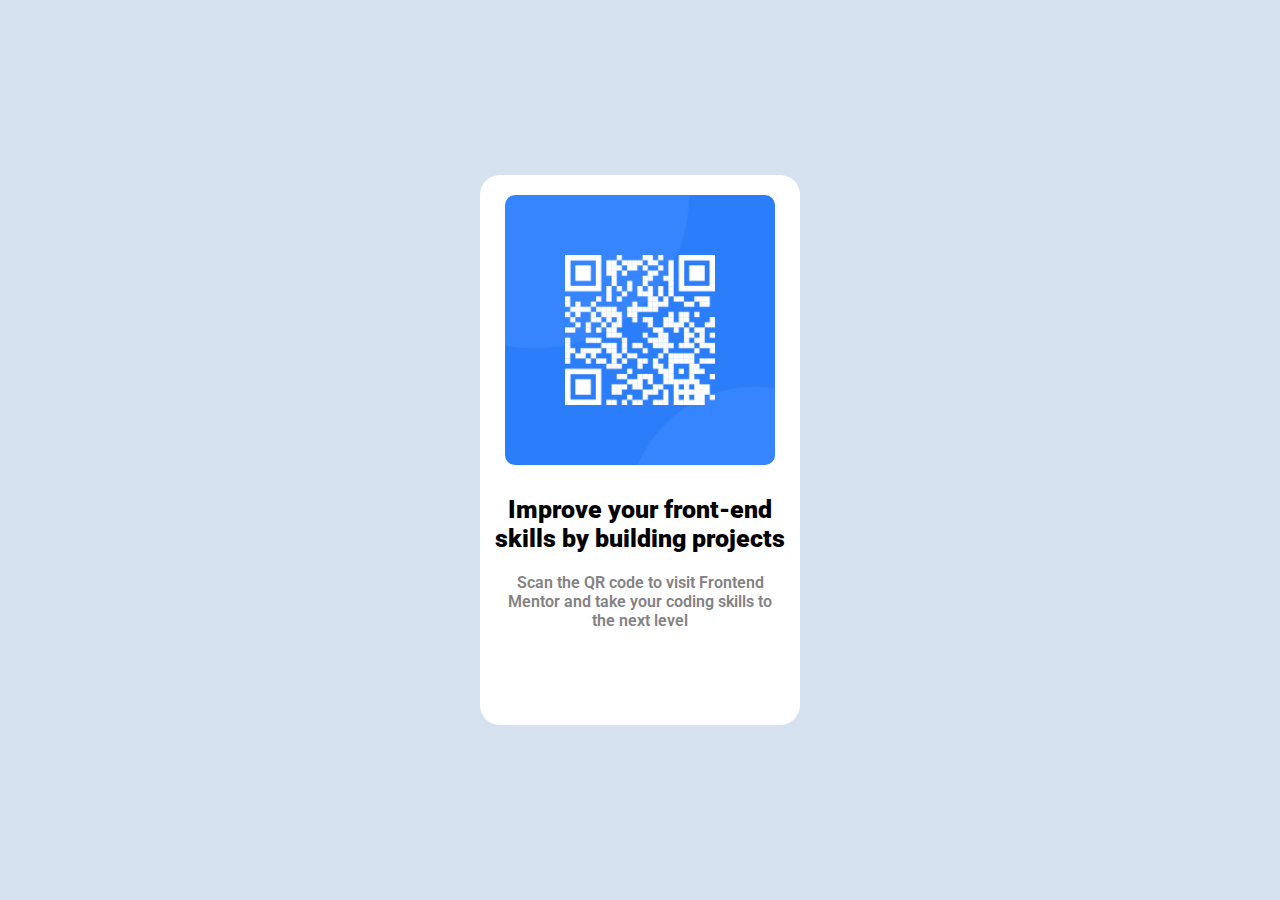
<file: qr-code-component-main/index.html>
<!DOCTYPE html>
<html lang="en">
<head>
  <meta charset="UTF-8">
  <meta name="viewport" content="width=device-width, initial-scale=1.0"> 
  <link rel="icon" type="image/png" sizes="32x32" href="./images/favicon-32x32.png">
  <title>Frontend Mentor | QR code component</title>
  <link rel="stylesheet" href="style.css">
  <link rel="preconnect" href="https://fonts.googleapis.com">
  <link rel="preconnect" href="https://fonts.gstatic.com" crossorigin>
  <link href="https://fonts.googleapis.com/css2?family=Roboto:wght@300&display=swap" rel="stylesheet">
</head>
<body>
  <div>
    <img src="images/image-qr-code.png" alt="">
    <p class="p1">Improve your front-end <br> skills by building projects</p>
    <p class="p2">Scan the QR code to visit Frontend <br> Mentor and take your coding skills to <br> the next level</p>
  </div>
</body>
</html>
</file>
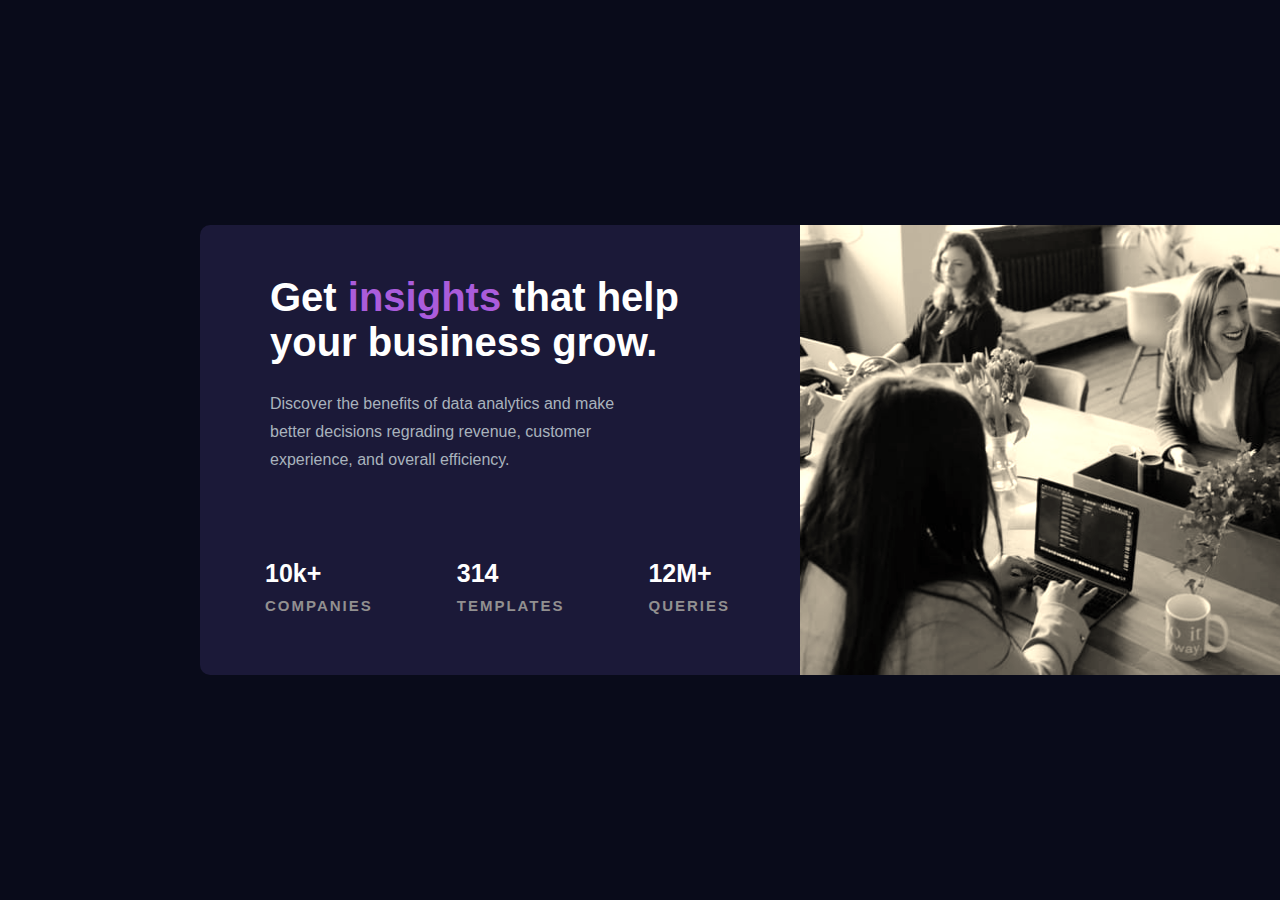
<file: stats-preview-card-component-main/index.html>
<!DOCTYPE html>
<html lang="en">
<head>
  <meta charset="UTF-8">
  <meta http-equiv="X-UA-Compatible" content="IE=edge">
  <meta name="viewport" content="width=device-width, initial-scale=1.0">
  <link rel="stylesheet" href="style.css">
  <title>Document</title>
</head>
<body>
  <main>
    <div>
      <img src="images/image-header-desktop.jpg" alt="">
      <h1>Get <span class="span1">insights</span> that help<br> your business grow.</h1>
      <p>Discover the benefits of data analytics and make <br> better decisions regrading revenue, customer <br> experience, and overall efficiency.</p>
    <ul>
      <li>10k+<br><span>COMPANIES</span></li>
      <li>314<br><span>TEMPLATES</span></li>
      <li>12M+<br><span>QUERIES</span></li>      
    </ul>
    </div>
  </main>
</body>
</html>
</file>
<file: qr-code-component-main/style.css>
*{
    margin: 0px;
    padding: 0px;   
}

body{
    background-color: hsl(212, 45%, 89%);
}

div{
    width: 320px;
    height: 550px;
    background-color:  hsl(0, 0%, 100%);
    border-radius: 20px;
    position: absolute;
    margin: 0;
    top: 50%;
    left: 50%;
    -ms-transform: translate(-50%, -50%);
    transform: translate(-50%, -50%);
}


img{
    height: 270px;
    width: 270px;
    position: absolute;
    left: 50%;
    -ms-transform: translate(-50%);
    transform: translate(-50%);
    margin-top: 20px;
    border-radius: 10px;
}

.p1{
    font-family: 'Roboto', sans-serif;
    margin-top: 320px;
    font-weight: 900;
    font-size: 25px;
    text-align: center;
}

.p2{
    font-family: 'Roboto', sans-serif;
    text-align: center;
    font-weight: 600;
    margin-top: 20px;
    color: rgb(131, 130, 130);   
}
</file>
<file: stats-preview-card-component-main/style.css>
*{
    margin: 0px;
    padding: 0px;
}

body{
    background-color:  hsl(233, 47%, 7%);
}

main{
    width: 600px;
    height: 450px;
    background-color: hsl(244, 38%, 16%);
    position: absolute;
    top: 50%;
    -ms-transform: translateY(-50%);
    transform: translateY(-50%);
    margin-left: 200px;
    border-radius: 10px 0px 0px 10px;
}


h1{
    color: white;
    margin-top: 50px;
    font-family: 'Roboto', sans-serif;
    font-size: 40px;
    margin-left: 70px;
    font-weight: bold;
}

p{
    margin-left: 70px;
    margin-top: 25px;
    line-height: 28px;
    color: rgb(169, 179, 189);
    font-family: 'Roboto', sans-serif;
}

.span1{
    color: hsl(277, 64%, 61%);
    font-size: 40px;
    letter-spacing: 0px;

}

li{
    margin-left: 50px;
    font-size: 25px;
    display: inline-block;
    padding: 15px;
    margin-top: 70px;
    color: white;
    font-weight: bold;
    font-family: 'Roboto', sans-serif;
}

span{
    font-size: 15px;
    letter-spacing: 2px;
    color: rgb(146, 144, 144);
    font-family: 'Roboto', sans-serif;
}

img{
    position: absolute;
    margin-left: 600px;
    top: 50%;
    -ms-transform: translateY(-50%);
    transform: translateY(-50%);
    height: 450px;
    border-radius: 0px 10px 10px 0px;
    filter: hue-rotate(240deg) sepia(50%)
}
</file>
